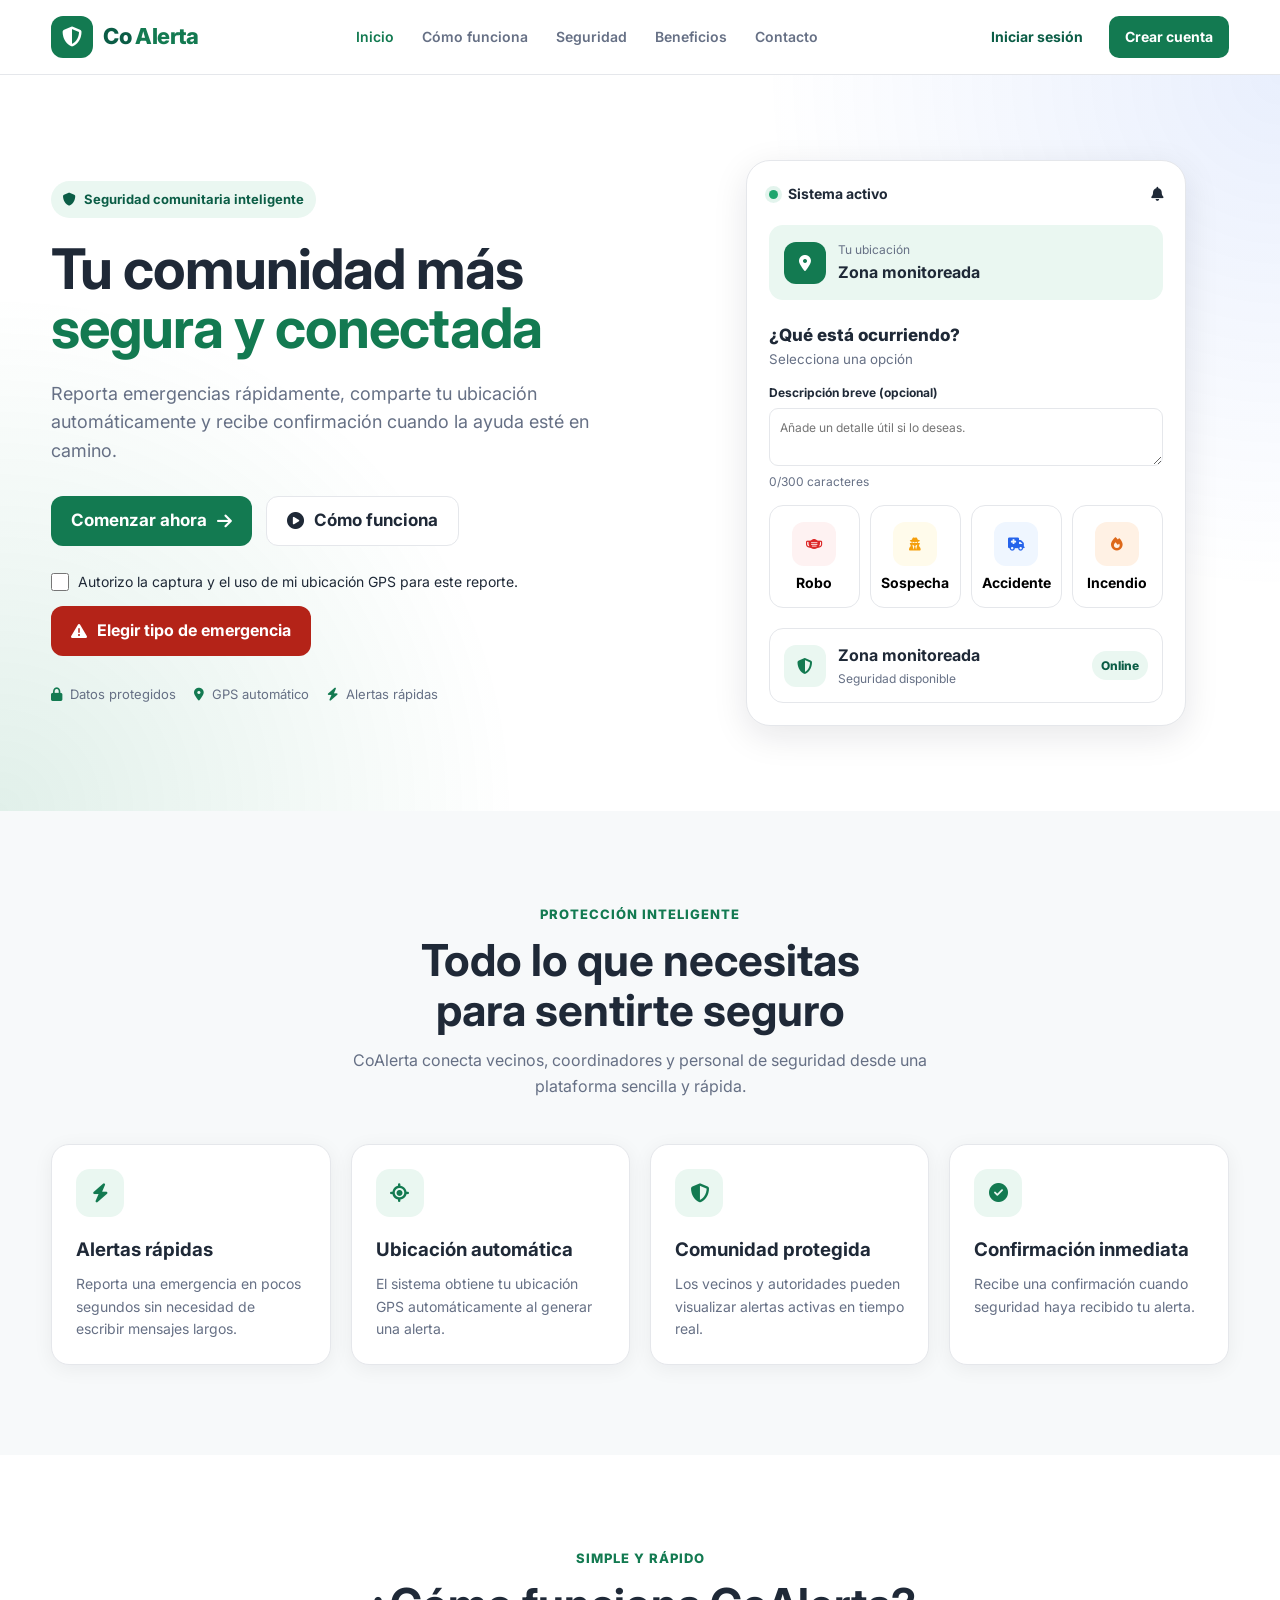
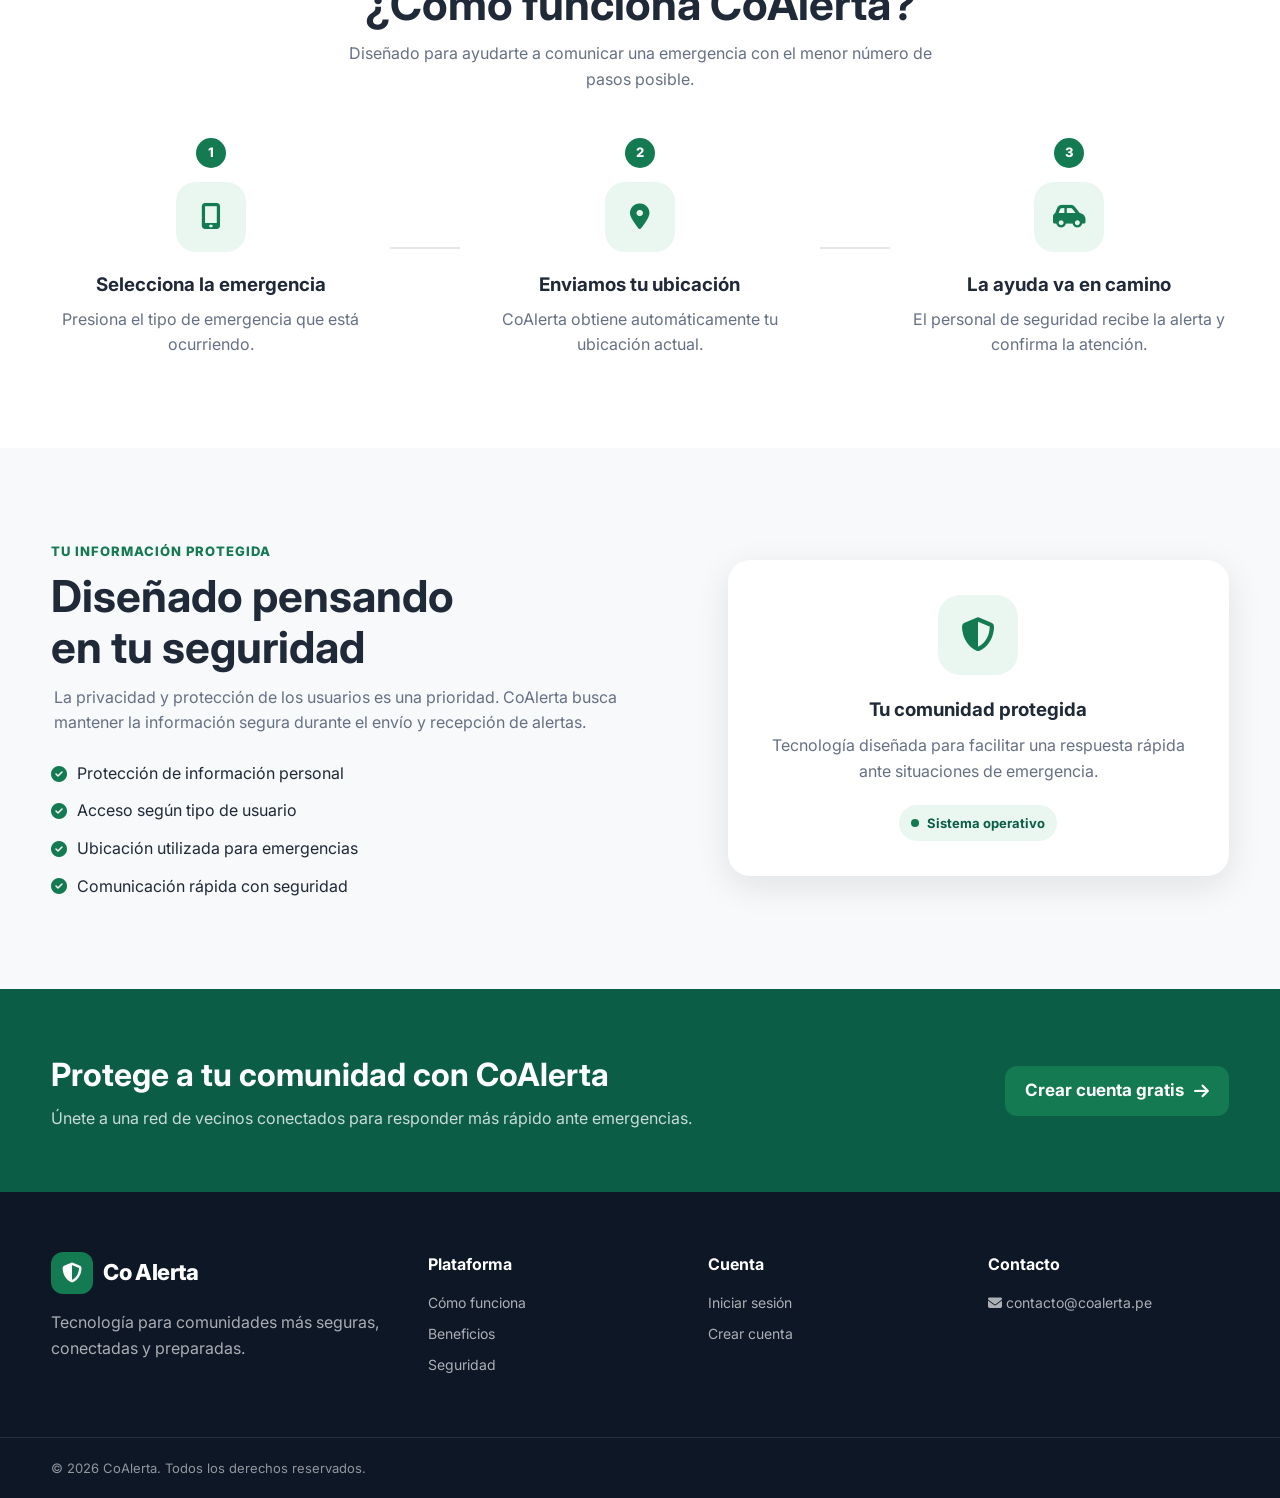
<file: index.html>
<!DOCTYPE html>
<html lang="es">

<head>
    <meta charset="UTF-8">
    <meta name="viewport" content="width=device-width, initial-scale=1.0">
    <title>CoAlerta | Seguridad para tu comunidad</title>
    <link rel="preconnect" href="https://fonts.googleapis.com">
    <link rel="preconnect" href="https://fonts.gstatic.com" crossorigin>
    <link href="https://fonts.googleapis.com/css2?family=Inter:wght@400;500;600;700;800&display=swap" rel="stylesheet">
    <link rel="stylesheet" href="https://cdnjs.cloudflare.com/ajax/libs/font-awesome/6.5.2/css/all.min.css">
    <link rel="icon" type="image/svg+xml" href="assets/svg/logo.svg?v=2">
    <link rel="stylesheet" href="css/estilos.css?v=native-scrollbar-20261125-4">
    <link rel="stylesheet" href="css/index.css?v=fluid-home-type-20261125-3">
    <link rel="stylesheet" href="css/alertas.css?v=hu07-optional-alert-detail-20261107-2">
    <link rel="stylesheet" href="css/responsive.css?v=mobile-type-review-20261125">
    <script src="js/tema.js?v=20261028-auth-theme"></script>
</head>

<body>
    <header class="header">
        <div class="contenedor header-contenido">

            <a href="index.html" class="logo" aria-label="Co Alerta, inicio">
                <div class="logo-icono">
                    <i class="fa-solid fa-shield-halved"></i>
                </div>

                <div class="logo-texto">
                    <span class="logo-co">Co</span>
                    <span class="logo-alerta">Alerta</span>
                </div>
            </a>

            <nav class="menu">
                <a href="index.html" class="activo"> Inicio </a>
                <a href="#como-funciona"> Cómo funciona </a>
                <a href="#seguridad"> Seguridad </a>
                <a href="#beneficios"> Beneficios </a>
                <a href="#contacto"> Contacto</a>
            </nav>

            <div class="header-botones">
                <a href="pages/login.html" class="btn-login"> Iniciar sesión </a>
                <a href="pages/registro.html" class="btn-registro"> Crear cuenta </a>
            </div>

            <button class="menu-mobile" id="btnMenu" type="button" aria-label="Abrir menú" aria-expanded="false"
                aria-controls="menuMobile">
                <i class="fa-solid fa-bars"></i>
            </button>
        </div>

        <nav class="menu-mobile-contenido" id="menuMobile" aria-label="Menú principal móvil">
            <a href="index.html"> Inicio </a>
            <a href="#como-funciona"> Cómo funciona </a>
            <a href="#seguridad"> Seguridad </a>
            <a href="#beneficios"> Beneficios </a>
            <a href="#contacto"> Contacto </a>
            <a href="pages/login.html"> Iniciar sesión </a>
            <a href="pages/registro.html" class="mobile-registro">
                Crear cuenta
            </a>
        </nav>
    </header>

    <main>
        <section class="hero">
            <div class="contenedor hero-contenido">
                <div class="hero-texto">
                    <div class="etiqueta">
                        <i class="fa-solid fa-shield"></i>
                        Seguridad comunitaria inteligente
                    </div>

                    <h1>
                        Tu comunidad más
                        <span> segura y conectada </span>
                    </h1>

                    <p>
                        Reporta emergencias rápidamente,
                        comparte tu ubicación automáticamente
                        y recibe confirmación cuando la ayuda
                        esté en camino.
                    </p>

                    <div class="hero-botones">
                        <a href="pages/registro.html" class="btn-principal">
                            Comenzar ahora
                            <i class="fa-solid fa-arrow-right"></i>
                        </a>

                        <a href="#como-funciona" class="btn-secundario">
                            <i class="fa-solid fa-circle-play"></i>
                            Cómo funciona
                        </a>
                        <label class="consentimiento-gps" for="consentimientoGPS">
                            <input type="checkbox" id="consentimientoGPS">
                            <span>Autorizo la captura y el uso de mi ubicación GPS para este reporte.</span>
                        </label>
                        <button class="btn-emergencia-directa" type="button" id="btnEmergenciaAnonima">
                            <i class="fa-solid fa-triangle-exclamation" aria-hidden="true"></i>
                            Elegir tipo de emergencia
                        </button>
                    </div>

                    <div class="hero-seguridad">
                        <div class="seguridad-item">
                            <i class="fa-solid fa-lock"></i>
                            <span> Datos protegidos </span>
                        </div>

                        <div class="seguridad-item">
                            <i class="fa-solid fa-location-dot"></i>
                            <span> GPS automático </span>

                        </div>

                        <div class="seguridad-item">
                            <i class="fa-solid fa-bolt"></i>
                            <span> Alertas rápidas </span>
                        </div>
                    </div>
                </div>

                <div class="hero-panel">
                    <div class="panel-app">

                        <div class="panel-header">
                            <div>
                                <span class="estado-punto"></span>
                                Sistema activo
                            </div>
                            <i class="fa-solid fa-bell"></i>
                        </div>

                        <div class="ubicacion-card">
                            <div class="ubicacion-icono">
                                <i class="fa-solid fa-location-dot"></i>
                            </div>

                            <div>
                                <span class="ubicacion-titulo">
                                    Tu ubicación
                                </span>
                                <strong> Zona monitoreada </strong>
                            </div>
                        </div>

                        <div class="emergencia-titulo">
                            <span> ¿Qué está ocurriendo? </span>
                            <small> Selecciona una opción </small>
                        </div>

                        <div class="descripcion-alerta-opcional">
                            <label for="detalleEmergenciaAnonima">Descripción breve (opcional)</label>
                            <textarea id="detalleEmergenciaAnonima" rows="2" maxlength="300"
                                placeholder="Añade un detalle útil si lo deseas."></textarea>
                            <small><span id="contadorDetalleEmergenciaAnonima">0</span>/300 caracteres</small>
                        </div>

                        <div class="alertas-grid">
                            <button class="alerta-card robo" type="button" data-emergencia="robo">
                                <div class="alerta-icono">
                                    <i class="fa-solid fa-mask-face"></i>
                                </div>
                                <span>Robo</span>
                            </button>

                            <button class="alerta-card sospechoso" type="button" data-emergencia="sospecha">
                                <div class="alerta-icono">
                                    <i class="fa-solid fa-user-secret"></i>
                                </div>
                                <span>Sospecha</span>
                            </button>

                            <button class="alerta-card accidente" type="button" data-emergencia="accidente">
                                <div class="alerta-icono">
                                    <i class="fa-solid fa-truck-medical"></i>
                                </div>
                                <span>Accidente</span>
                            </button>

                            <button class="alerta-card incendio" type="button" data-emergencia="incendio">
                                <div class="alerta-icono">
                                    <i class="fa-solid fa-fire" aria-hidden="true"></i>
                                </div>
                                <span>Incendio</span>
                            </button>
                        </div>
                        <section class="confirmacion-cuenta-regresiva" id="confirmacionCuentaRegresivaAnonima"
                            aria-live="assertive" hidden>
                            <strong id="cuentaRegresivaNumeroAnonima">3</strong>
                            <p>Enviando alerta en</p>
                            <div class="cuenta-regresiva-barra">
                                <span id="cuentaRegresivaProgresoAnonima"></span>
                            </div>
                            <button type="button" class="btn-cancelar-alerta"
                                id="btnCancelarAlertaAnonima">CANCELAR</button>
                        </section>
                        <p class="estado-envio-alerta estado-emergencia-directa" id="estadoEmergenciaAnonima"
                            role="status" aria-live="polite" hidden></p>

                        <div class="zona-segura">
                            <div class="zona-icono">
                                <i class="fa-solid fa-shield-halved"></i>
                            </div>

                            <div>
                                <strong> Zona monitoreada </strong>
                                <span> Seguridad disponible </span>
                            </div>

                            <div class="estado-online">
                                Online
                            </div>
                        </div>
                    </div>
                </div>
            </div>
        </section>

        <section class="beneficios" id="beneficios">
            <div class="contenedor">
                <div class="titulo-seccion">
                    <span> Protección inteligente </span>
                    <h2> Todo lo que necesitas para sentirte seguro </h2>

                    <p>
                        CoAlerta conecta vecinos, coordinadores
                        y personal de seguridad desde una
                        plataforma sencilla y rápida.
                    </p>
                </div>

                <div class="beneficios-grid">
                    <article class="beneficio-card">
                        <div class="beneficio-icono">
                            <i class="fa-solid fa-bolt"></i>
                        </div>
                        <h3> Alertas rápidas </h3>

                        <p>
                            Reporta una emergencia en pocos
                            segundos sin necesidad de escribir
                            mensajes largos.
                        </p>
                    </article>

                    <article class="beneficio-card">
                        <div class="beneficio-icono">
                            <i class="fa-solid fa-location-crosshairs"></i>
                        </div>

                        <h3> Ubicación automática </h3>

                        <p>
                            El sistema obtiene tu ubicación GPS
                            automáticamente al generar una alerta.
                        </p>
                    </article>

                    <article class="beneficio-card">
                        <div class="beneficio-icono">
                            <i class="fa-solid fa-shield-halved"></i>
                        </div>
                        <h3> Comunidad protegida </h3>

                        <p>
                            Los vecinos y autoridades pueden
                            visualizar alertas activas en tiempo real.
                        </p>
                    </article>

                    <article class="beneficio-card">
                        <div class="beneficio-icono">
                            <i class="fa-solid fa-circle-check"></i>
                        </div>
                        <h3> Confirmación inmediata </h3>

                        <p>
                            Recibe una confirmación cuando
                            seguridad haya recibido tu alerta.
                        </p>
                    </article>
                </div>
            </div>
        </section>

        <section class="como-funciona" id="como-funciona">
            <div class="contenedor">
                <div class="titulo-seccion">
                    <span> Simple y rápido </span>
                    <h2> ¿Cómo funciona CoAlerta? </h2>

                    <p>
                        Diseñado para ayudarte a comunicar
                        una emergencia con el menor número
                        de pasos posible.
                    </p>
                </div>

                <div class="pasos">

                    <div class="paso">
                        <div class="paso-numero">
                            1
                        </div>

                        <div class="paso-icono">
                            <i class="fa-solid fa-mobile-screen-button"></i>
                        </div>

                        <h3> Selecciona la emergencia </h3>

                        <p>
                            Presiona el tipo de emergencia
                            que está ocurriendo.
                        </p>
                    </div>

                    <div class="paso-linea"></div>

                    <div class="paso">
                        <div class="paso-numero">
                            2
                        </div>

                        <div class="paso-icono">
                            <i class="fa-solid fa-location-dot"></i>
                        </div>

                        <h3> Enviamos tu ubicación </h3>

                        <p>
                            CoAlerta obtiene automáticamente
                            tu ubicación actual.
                        </p>
                    </div>

                    <div class="paso-linea"></div>

                    <div class="paso">
                        <div class="paso-numero">
                            3
                        </div>

                        <div class="paso-icono">
                            <i class="fa-solid fa-car-side"></i>
                        </div>

                        <h3> La ayuda va en camino </h3>

                        <p>
                            El personal de seguridad recibe
                            la alerta y confirma la atención.
                        </p>
                    </div>
                </div>
            </div>
        </section>

        <section class="seguridad" id="seguridad">
            <div class="contenedor seguridad-contenido">
                <div class="seguridad-info">
                    <span class="subtitulo">
                        Tu información protegida
                    </span>

                    <h2> Diseñado pensando en tu seguridad </h2>

                    <p>
                        La privacidad y protección de los usuarios
                        es una prioridad. CoAlerta busca mantener
                        la información segura durante el envío
                        y recepción de alertas.
                    </p>

                    <div class="seguridad-lista">
                        <div>
                            <i class="fa-solid fa-circle-check"></i>
                            <span> Protección de información personal </span>
                        </div>

                        <div>
                            <i class="fa-solid fa-circle-check"></i>
                            <span> Acceso según tipo de usuario </span>
                        </div>

                        <div>
                            <i class="fa-solid fa-circle-check"></i>
                            <span> Ubicación utilizada para emergencias </span>
                        </div>

                        <div>
                            <i class="fa-solid fa-circle-check"></i>
                            <span> Comunicación rápida con seguridad </span>
                        </div>
                    </div>
                </div>

                <div class="seguridad-card">
                    <div class="escudo-grande">
                        <i class="fa-solid fa-shield-halved"></i>
                    </div>
                    <h3> Tu comunidad protegida </h3>

                    <p>
                        Tecnología diseñada para facilitar
                        una respuesta rápida ante situaciones
                        de emergencia.
                    </p>

                    <div class="seguridad-status">
                        <span></span>
                        Sistema operativo
                    </div>
                </div>
            </div>
        </section>

        <section class="cta">
            <div class="contenedor cta-contenido">
                <div>
                    <h2> Protege a tu comunidad con CoAlerta </h2>
                    <p>
                        Únete a una red de vecinos conectados
                        para responder más rápido ante emergencias.
                    </p>
                </div>

                <a href="pages/registro.html" class="btn-cta">
                    Crear cuenta gratis
                    <i class="fa-solid fa-arrow-right"></i>
                </a>
            </div>
        </section>
    </main>

    <footer class="footer" id="contacto">
        <div class="contenedor footer-grid">
            <div class="footer-marca">
                <a href="index.html" class="logo" aria-label="Co Alerta, inicio">

                    <div class="logo-icono">
                        <i class="fa-solid fa-shield-halved"></i>
                    </div>
                    <div class="logo-texto">
                        <span class="logo-co">Co</span>
                        <span class="logo-alerta">Alerta</span>
                    </div>
                </a>
                <p>
                    Tecnología para comunidades más
                    seguras, conectadas y preparadas.
                </p>
            </div>

            <div class="footer-columna">
                <h4> Plataforma </h4>
                <a href="#como-funciona"> Cómo funciona</a>
                <a href="#beneficios">Beneficios</a>
                <a href="#seguridad">Seguridad</a>
            </div>

            <div class="footer-columna">
                <h4> Cuenta </h4>
                <a href="pages/login.html">Iniciar sesión</a>
                <a href="pages/registro.html">Crear cuenta</a>
            </div>

            <div class="footer-columna">
                <h4> Contacto </h4>

                <a href="mailto:contacto@coalerta.pe">
                    <i class="fa-solid fa-envelope"></i>
                    contacto@coalerta.pe
                </a>
            </div>
        </div>

        <div class="footer-bottom">
            <div class="contenedor">
                <p> © 2026 CoAlerta. Todos los derechos reservados. </p>
            </div>
        </div>
    </footer>
    <script src="js/menu-mobile.js"></script>
    <script src="js/ubicacion.js?v=shared-distance-utils-20261111"></script>
    <script src="js/emergency-report.js?v=allow-approximate-alert-gps-20261113"></script>
</body>

</html>
</file>
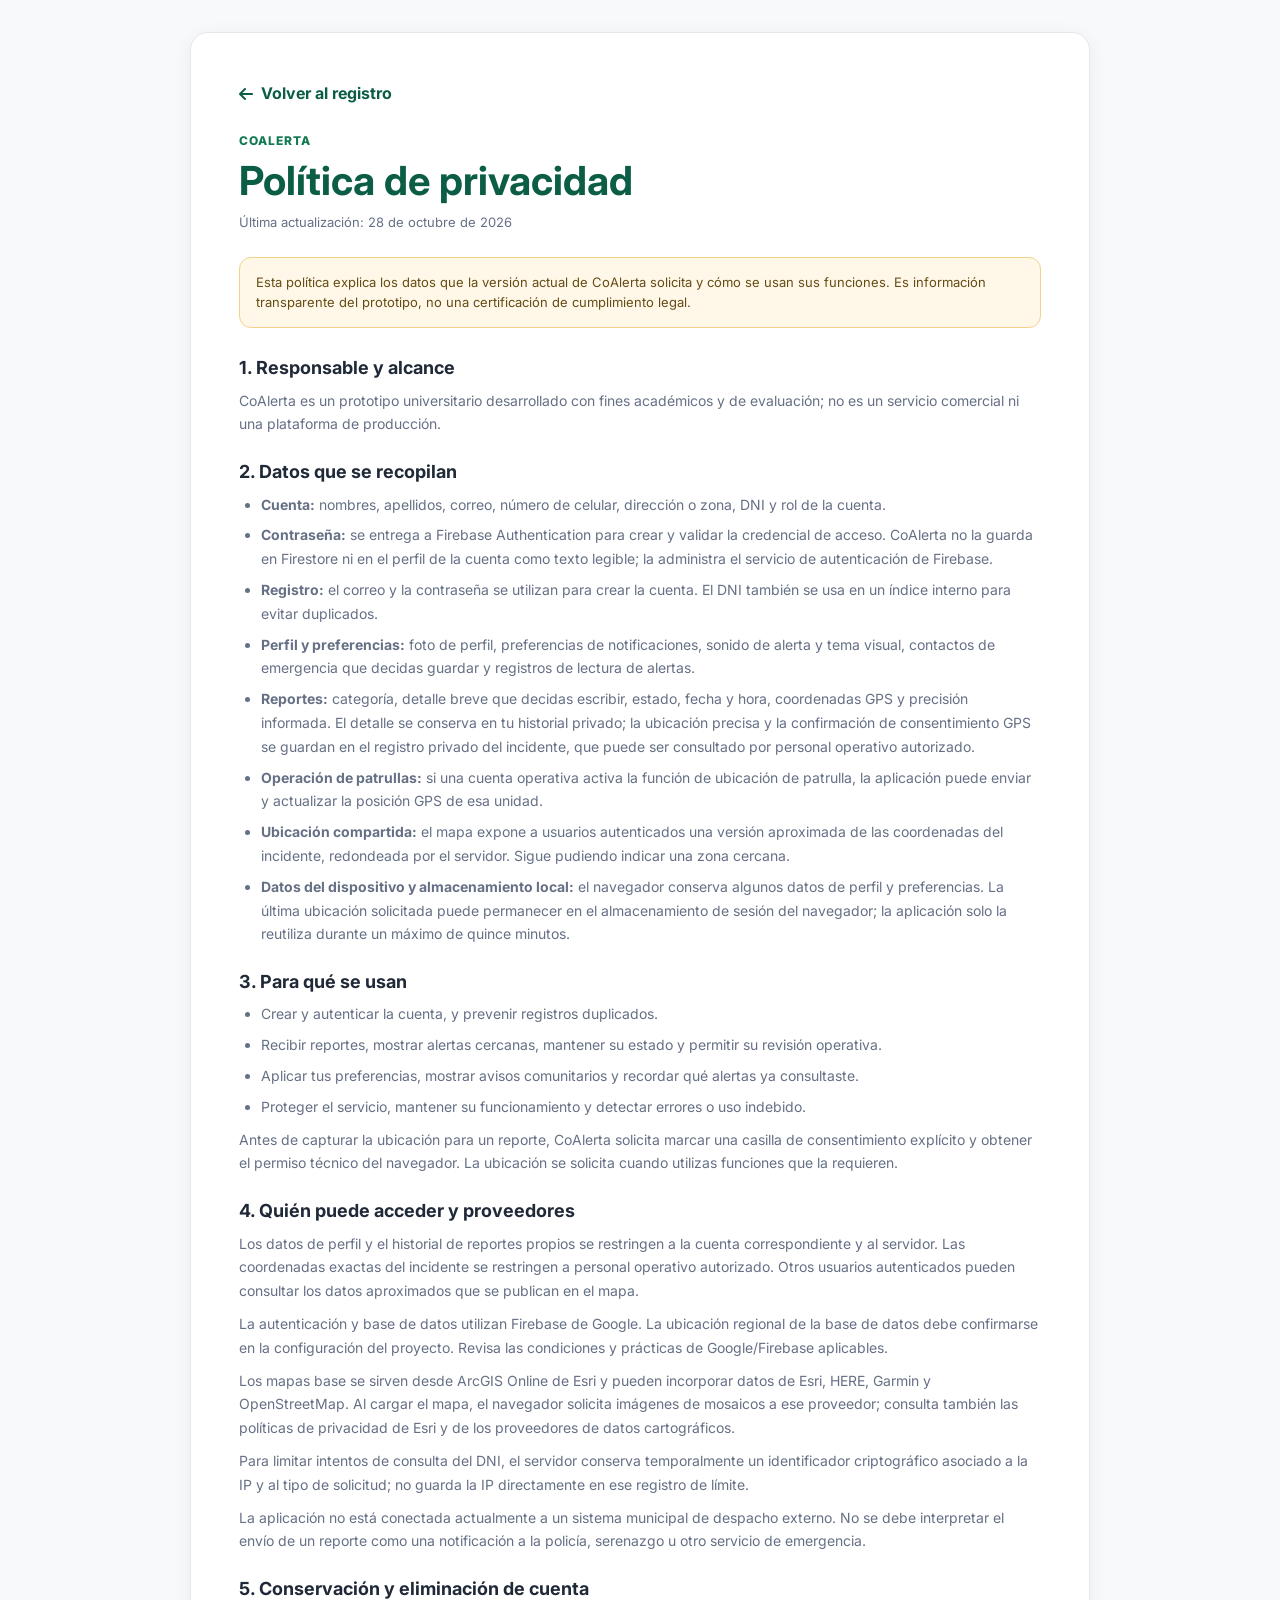
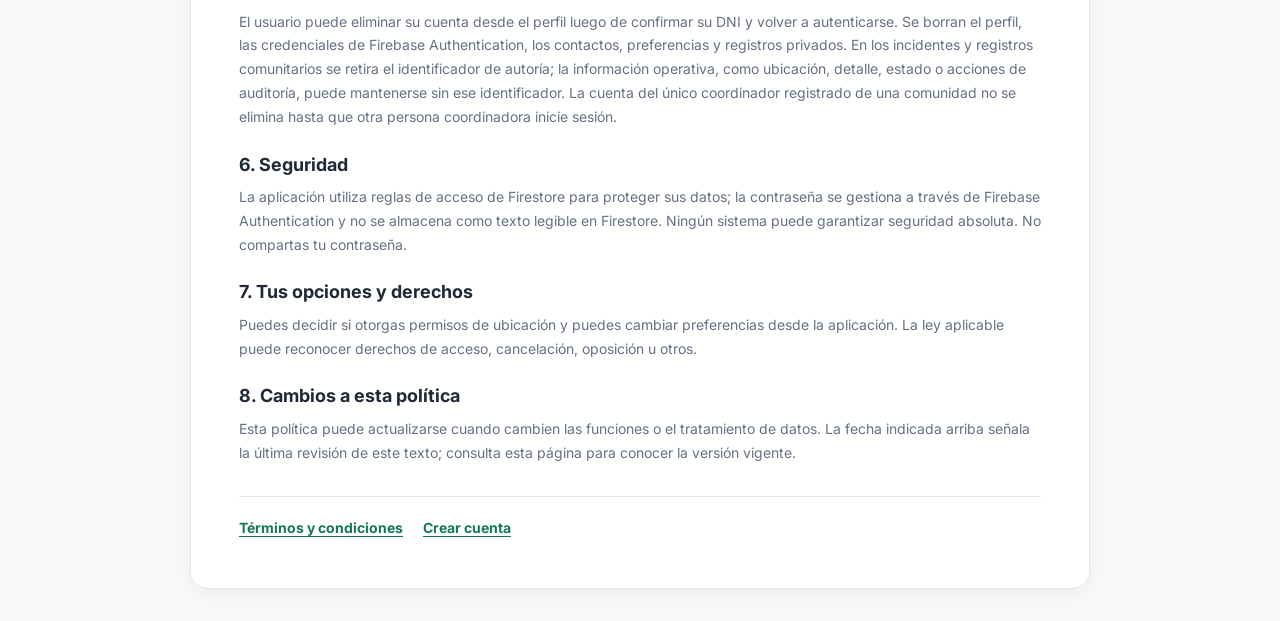
<file: pages/privacidad.html>
<!DOCTYPE html>
<html lang="es">

<head>
    <meta charset="UTF-8">
    <meta name="viewport" content="width=device-width, initial-scale=1.0">
    <meta name="theme-color" content="#168A5B">
    <title>Política de privacidad | CoAlerta</title>
    <link rel="preconnect" href="https://fonts.googleapis.com">
    <link rel="preconnect" href="https://fonts.gstatic.com" crossorigin>
    <link href="https://fonts.googleapis.com/css2?family=Inter:wght@400;500;600;700;800&display=swap" rel="stylesheet">
    <link rel="stylesheet" href="https://cdnjs.cloudflare.com/ajax/libs/font-awesome/6.5.2/css/all.min.css">
    <link rel="icon" type="image/svg+xml" href="../assets/svg/logo.svg?v=2">
    <link rel="stylesheet" href="../css/estilos.css?v=native-scrollbar-20261125-4">
    <link rel="stylesheet" href="../css/legal.css">
</head>

<body class="pagina-legal">
    <main class="legal-contenedor">
        <a class="legal-volver" href="registro.html"><i class="fa-solid fa-arrow-left" aria-hidden="true"></i> Volver al
            registro</a>
        <p class="legal-etiqueta">CoAlerta</p>
        <h1>Política de privacidad</h1>
        <p class="legal-actualizacion">Última actualización: 28 de octubre de 2026</p>

        <div class="legal-nota">
            Esta política explica los datos que la versión actual de CoAlerta solicita y cómo se usan sus funciones. Es
            información transparente del prototipo, no una certificación de cumplimiento legal.
        </div>

        <div class="legal-secciones">
            <section>
                <h2>1. Responsable y alcance</h2>
                <p>CoAlerta es un prototipo universitario desarrollado con fines académicos y de evaluación; no es un
                    servicio comercial ni una plataforma de producción.</p>
            </section>

            <section>
                <h2>2. Datos que se recopilan</h2>
                <ul>
                    <li><strong>Cuenta:</strong> nombres, apellidos, correo, número de celular, dirección o zona, DNI y
                        rol de la cuenta.</li>
                    <li><strong>Contraseña:</strong> se entrega a Firebase Authentication para crear y validar la
                        credencial de acceso. CoAlerta no la guarda en Firestore ni en el perfil de la cuenta como texto
                        legible; la administra el servicio de autenticación de Firebase.</li>
                    <li><strong>Registro:</strong> el correo y la contraseña se utilizan para crear la cuenta. El DNI
                        también se usa en un índice interno para evitar duplicados.</li>
                    <li><strong>Perfil y preferencias:</strong> foto de perfil, preferencias de notificaciones, sonido
                        de alerta y tema visual, contactos de emergencia que decidas guardar y registros de lectura de
                        alertas.</li>
                    <li><strong>Reportes:</strong> categoría, detalle breve que decidas escribir, estado, fecha y hora,
                        coordenadas GPS y precisión informada. El detalle se conserva en tu historial privado; la
                        ubicación precisa y la confirmación de consentimiento GPS se guardan en el registro privado del
                        incidente, que puede ser consultado por personal operativo autorizado.</li>
                    <li><strong>Operación de patrullas:</strong> si una cuenta operativa activa la función de ubicación
                        de patrulla, la aplicación puede enviar y actualizar la posición GPS de esa unidad.</li>
                    <li><strong>Ubicación compartida:</strong> el mapa expone a usuarios autenticados una versión
                        aproximada de las coordenadas del incidente, redondeada por el servidor. Sigue pudiendo indicar
                        una zona cercana.</li>
                    <li><strong>Datos del dispositivo y almacenamiento local:</strong> el navegador conserva algunos
                        datos de perfil y preferencias. La última ubicación solicitada puede permanecer en el
                        almacenamiento de sesión del navegador; la aplicación solo la reutiliza durante un máximo de
                        quince minutos.</li>
                </ul>
            </section>

            <section>
                <h2>3. Para qué se usan</h2>
                <ul>
                    <li>Crear y autenticar la cuenta, y prevenir registros duplicados.</li>
                    <li>Recibir reportes, mostrar alertas cercanas, mantener su estado y permitir su revisión operativa.
                    </li>
                    <li>Aplicar tus preferencias, mostrar avisos comunitarios y recordar qué alertas ya consultaste.
                    </li>
                    <li>Proteger el servicio, mantener su funcionamiento y detectar errores o uso indebido.</li>
                </ul>
                <p>Antes de capturar la ubicación para un reporte, CoAlerta solicita marcar una casilla de consentimiento
                    explícito y obtener el permiso técnico del navegador. La ubicación se solicita cuando utilizas
                    funciones que la requieren.</p>
            </section>

            <section>
                <h2>4. Quién puede acceder y proveedores</h2>
                <p>Los datos de perfil y el historial de reportes propios se restringen a la cuenta correspondiente y al
                    servidor. Las coordenadas exactas del incidente se restringen a personal operativo autorizado. Otros
                    usuarios autenticados pueden consultar los datos aproximados que se publican en el mapa.</p>
                <p>La autenticación y base de datos utilizan Firebase de Google. La ubicación regional de la base de
                    datos debe confirmarse en la configuración del proyecto. Revisa las condiciones y prácticas de
                    Google/Firebase aplicables.</p>
                <p>Los mapas base se sirven desde ArcGIS Online de Esri y pueden incorporar datos de Esri, HERE, Garmin
                    y OpenStreetMap. Al cargar el mapa, el navegador solicita imágenes de mosaicos a ese proveedor;
                    consulta también las políticas de privacidad de Esri y de los proveedores de datos cartográficos.
                </p>
                <p>Para limitar intentos de consulta del DNI, el servidor conserva temporalmente un identificador
                    criptográfico asociado a la IP y al tipo de solicitud; no guarda la IP directamente en ese registro
                    de límite.</p>
                <p>La aplicación no está conectada actualmente a un sistema municipal de despacho externo. No se debe
                    interpretar el envío de un reporte como una notificación a la policía, serenazgo u otro servicio de
                    emergencia.</p>
            </section>

            <section>
                <h2>5. Conservación y eliminación de cuenta</h2>
                <p>El usuario puede eliminar su cuenta desde el perfil luego de confirmar su DNI y volver a
                    autenticarse. Se borran el perfil, las credenciales de Firebase Authentication, los contactos,
                    preferencias y registros privados. En los incidentes y registros comunitarios se retira el
                    identificador de autoría; la información operativa, como ubicación, detalle, estado o acciones de
                    auditoría, puede mantenerse sin ese identificador. La cuenta del único coordinador registrado
                    de una comunidad no se elimina hasta que otra persona coordinadora inicie sesión.
                </p>
            </section>

            <section>
                <h2>6. Seguridad</h2>
                <p>La aplicación utiliza reglas de acceso de Firestore para proteger sus datos; la contraseña se
                    gestiona a través de Firebase Authentication y no se almacena como texto legible en Firestore. 
                    Ningún sistema puede garantizar seguridad absoluta. No compartas tu contraseña.</p>
            </section>

            <section>
                <h2>7. Tus opciones y derechos</h2>
                <p>Puedes decidir si otorgas permisos de ubicación y puedes cambiar preferencias desde la aplicación. La
                    ley aplicable puede reconocer derechos de acceso, cancelación, oposición u otros.</p>
            </section>

            <section>
                <h2>8. Cambios a esta política</h2>
                <p>Esta política puede actualizarse cuando cambien las funciones o el tratamiento de datos. La fecha
                    indicada arriba señala la última revisión de este texto; consulta esta página para conocer la
                    versión vigente.</p>
            </section>
        </div>

        <nav class="legal-enlaces" aria-label="Documentos legales">
            <a href="terminos.html">Términos y condiciones</a>
            <a href="registro.html">Crear cuenta</a>
        </nav>
    </main>
</body>

</html>
</file>
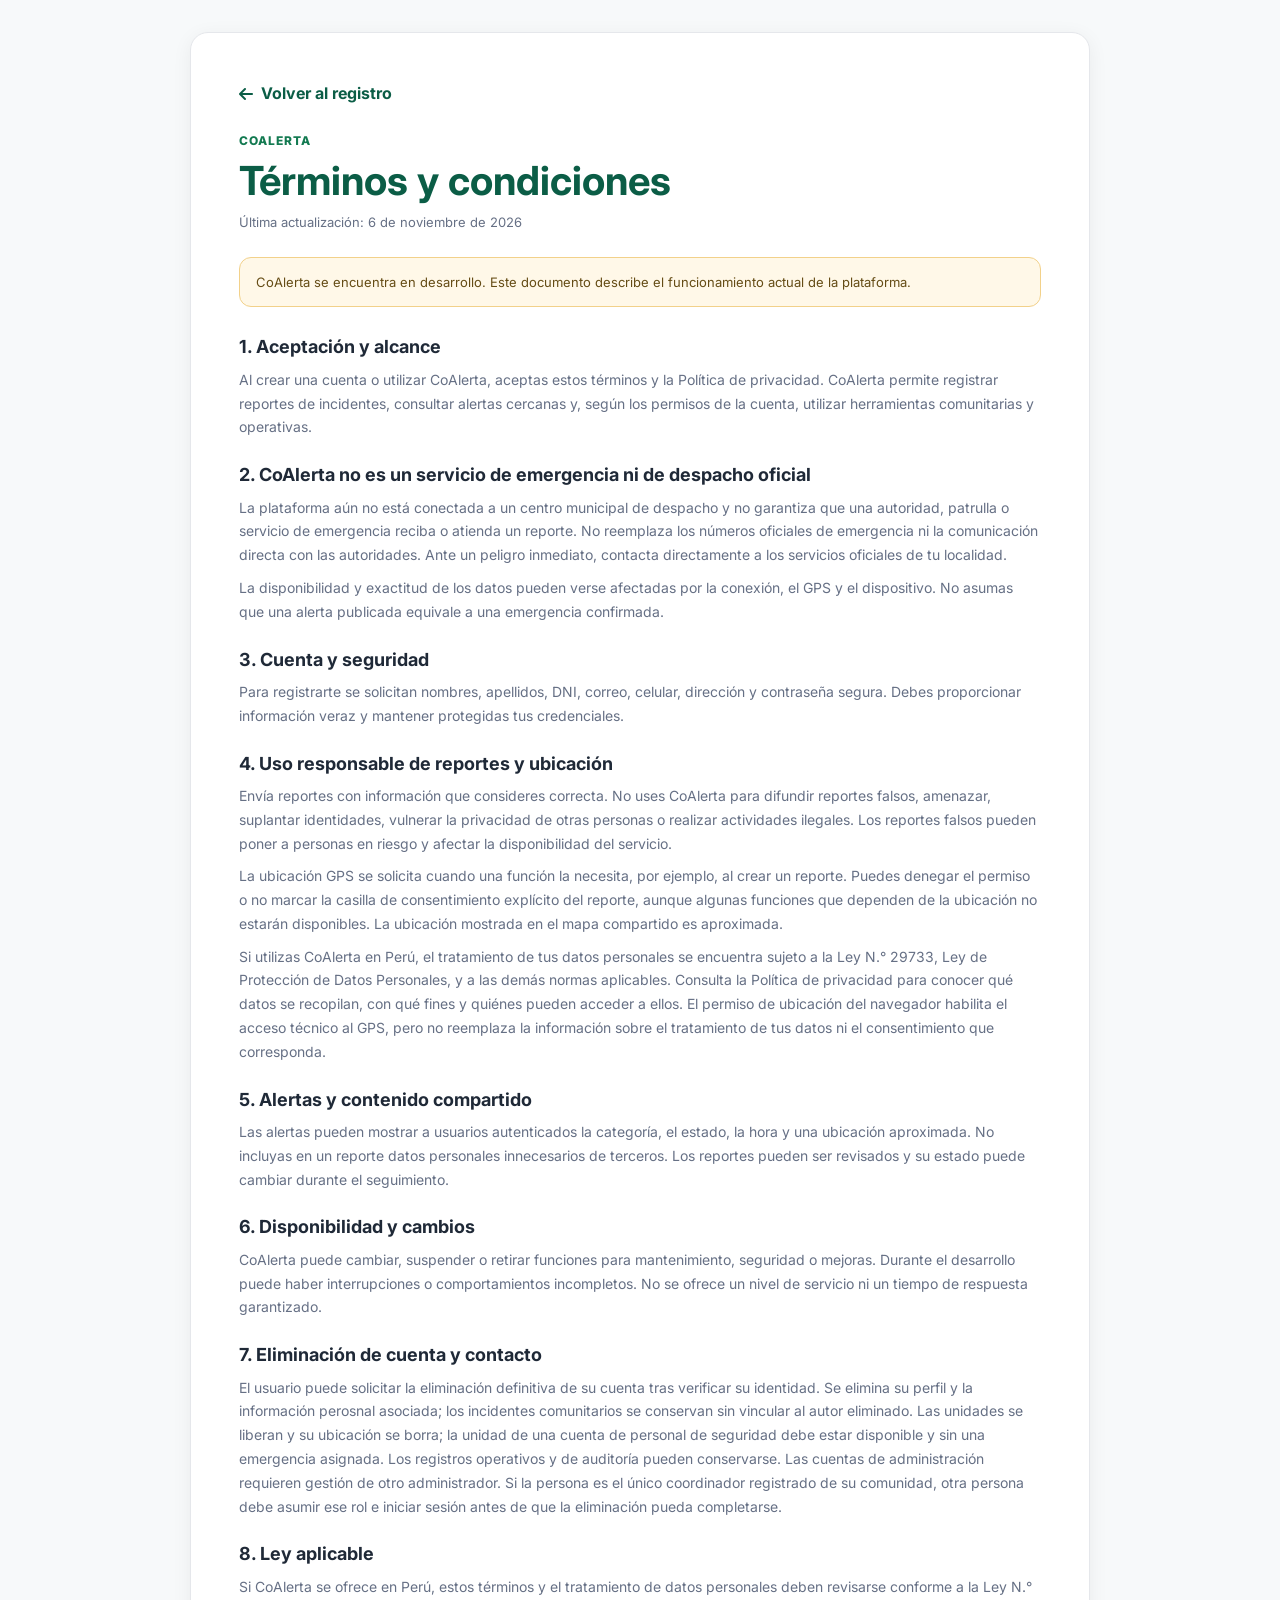
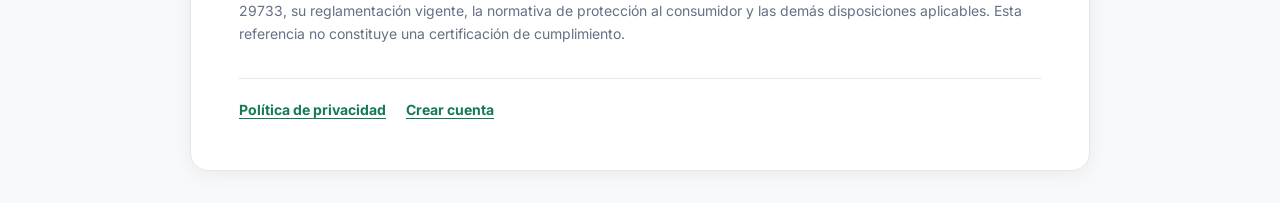
<file: pages/terminos.html>
<!DOCTYPE html>
<html lang="es">

<head>
    <meta charset="UTF-8">
    <meta name="viewport" content="width=device-width, initial-scale=1.0">
    <meta name="theme-color" content="#168A5B">
    <title>Términos y condiciones | CoAlerta</title>
    <link rel="preconnect" href="https://fonts.googleapis.com">
    <link rel="preconnect" href="https://fonts.gstatic.com" crossorigin>
    <link href="https://fonts.googleapis.com/css2?family=Inter:wght@400;500;600;700;800&display=swap" rel="stylesheet">
    <link rel="stylesheet" href="https://cdnjs.cloudflare.com/ajax/libs/font-awesome/6.5.2/css/all.min.css">
    <link rel="icon" type="image/svg+xml" href="../assets/svg/logo.svg?v=2">
    <link rel="stylesheet" href="../css/estilos.css?v=native-scrollbar-20261125-4">
    <link rel="stylesheet" href="../css/legal.css">
</head>

<body class="pagina-legal">
    <main class="legal-contenedor">
        <a class="legal-volver" href="registro.html"><i class="fa-solid fa-arrow-left" aria-hidden="true"></i> Volver al
            registro</a>
        <p class="legal-etiqueta">CoAlerta</p>
        <h1>Términos y condiciones</h1>
        <p class="legal-actualizacion">Última actualización: 6 de noviembre de 2026</p>

        <div class="legal-nota">
            CoAlerta se encuentra en desarrollo. Este documento describe el funcionamiento actual de la plataforma.
        </div>

        <div class="legal-secciones">
            <section>
                <h2>1. Aceptación y alcance</h2>
                <p>Al crear una cuenta o utilizar CoAlerta, aceptas estos términos y la Política de privacidad. CoAlerta
                    permite registrar reportes de incidentes, consultar alertas cercanas y, según los permisos de la
                    cuenta, utilizar herramientas comunitarias y operativas.</p>
            </section>

            <section>
                <h2>2. CoAlerta no es un servicio de emergencia ni de despacho oficial</h2>
                <p>La plataforma aún no está conectada a un centro municipal de despacho y no garantiza que una autoridad,
                    patrulla o servicio de emergencia reciba o atienda un reporte. No reemplaza los números oficiales de
                    emergencia ni la comunicación directa con las autoridades. Ante un peligro inmediato, contacta
                    directamente a los servicios oficiales de tu localidad.</p>
                <p>La disponibilidad y exactitud de los datos pueden verse afectadas por la conexión, el
                    GPS y el dispositivo. No asumas que una alerta publicada equivale a una emergencia confirmada.</p>
            </section>

            <section>
                <h2>3. Cuenta y seguridad</h2>
                <p>Para registrarte se solicitan nombres, apellidos, DNI, correo, celular, dirección y contraseña
                    segura. Debes proporcionar información veraz y mantener protegidas tus credenciales.</p>
            </section>

            <section>
                <h2>4. Uso responsable de reportes y ubicación</h2>
                <p>Envía reportes con información que consideres correcta. No uses CoAlerta para difundir
                    reportes falsos, amenazar, suplantar identidades, vulnerar la privacidad de otras personas o 
                    realizar actividades ilegales. Los reportes falsos pueden poner a personas en riesgo y afectar la 
                    disponibilidad del servicio.</p>
                <p>La ubicación GPS se solicita cuando una función la necesita, por ejemplo, al crear un reporte. Puedes
                    denegar el permiso o no marcar la casilla de consentimiento explícito del reporte, aunque algunas
                    funciones que dependen de la ubicación no estarán disponibles. La ubicación mostrada en el mapa
                    compartido es aproximada.</p>
                <p>Si utilizas CoAlerta en Perú, el tratamiento de tus datos personales se encuentra sujeto a la Ley
                    N.° 29733, Ley de Protección de Datos Personales, y a las demás normas aplicables. Consulta la
                    <a href="privacidad.html">Política de privacidad</a> para conocer qué datos se recopilan, con qué
                    fines y quiénes pueden acceder a ellos. El permiso de ubicación del navegador habilita el acceso
                    técnico al GPS, pero no reemplaza la información sobre el tratamiento de tus datos ni el
                    consentimiento que corresponda.</p>
            </section>

            <section>
                <h2>5. Alertas y contenido compartido</h2>
                <p>Las alertas pueden mostrar a usuarios autenticados la categoría, el estado, la hora y una ubicación
                    aproximada. No incluyas en un reporte datos personales innecesarios de terceros. Los reportes pueden
                    ser revisados y su estado puede cambiar durante el seguimiento.</p>
            </section>

            <section>
                <h2>6. Disponibilidad y cambios</h2>
                <p>CoAlerta puede cambiar, suspender o retirar funciones para mantenimiento, seguridad o mejoras.
                    Durante el desarrollo puede haber interrupciones o comportamientos incompletos. No se ofrece un
                    nivel de servicio ni un tiempo de respuesta garantizado.</p>
            </section>

            <section>
                <h2>7. Eliminación de cuenta y contacto</h2>
                <p>El usuario puede solicitar la eliminación definitiva de su cuenta tras verificar su
                    identidad. Se elimina su perfil y la información perosnal asociada; los incidentes comunitarios 
                    se conservan sin vincular al autor eliminado. Las unidades se liberan y su ubicación se borra;
                    la unidad de una cuenta de personal de seguridad debe estar disponible y sin una emergencia asignada. Los registros
                    operativos y de auditoría pueden conservarse. Las cuentas de administración requieren gestión de otro 
                    administrador. Si la persona es el único coordinador registrado de su comunidad, otra persona debe asumir 
                    ese rol e iniciar sesión antes de que la eliminación pueda completarse.</p>
            </section>

            <section>
                <h2>8. Ley aplicable</h2>
                <p>Si CoAlerta se ofrece en Perú, estos términos y el tratamiento de datos personales deben revisarse
                    conforme a la Ley N.° 29733, su reglamentación vigente, la normativa de protección al consumidor y
                    las demás disposiciones aplicables. Esta referencia no constituye una certificación de
                    cumplimiento.</p>
            </section>
        </div>

        <nav class="legal-enlaces" aria-label="Documentos legales">
            <a href="privacidad.html">Política de privacidad</a>
            <a href="registro.html">Crear cuenta</a>
        </nav>
    </main>
</body>

</html>
</file>
<file: css/estilos.css>
:root {
  --verde-principal: #137a51;
  --verde-oscuro: #0b5d46;
  --verde-medio: #1fa66e;
  --verde-claro: #eaf7f1;

  --azul-principal: #2563eb;
  --azul-claro: #eff6ff;

  --rojo: #dc2626;
  --rojo-claro: #fef2f2;
  --amarillo: #f59e0b;
  --amarillo-claro: #fffbeb;
  --naranja: #dd6819;
  --naranja-claro: #fff1e4;

  --blanco: #ffffff;
  --fondo: #f7f9fa;
  --fondo-2: #f3f6f7;
  --texto: #1f2937;
  --texto-secundario: #667085;
  --texto-claro: #667085;
  --borde: #e5e7eb;
  --borde-oscuro: #d0d5dd;

  --sombra-suave: 0 4px 20px rgba(15, 23, 42, 0.06);
  --sombra: 0 10px 35px rgba(15, 23, 42, 0.1);
  --radio: 14px;
  --radio-grande: 20px;
  --focus-ring: #005fcc;
}

:root[data-theme="dark"] {
  color-scheme: dark;
  --verde-principal: #126844;
  --verde-oscuro: #9ce5bd;
  --verde-medio: #197c54;
  --verde-claro: #1d4334;
  --azul-principal: #a7c7ff;
  --azul-claro: #203858;
  --rojo: #ffb4ae;
  --rojo-claro: #4a292a;
  --amarillo: #ffe08a;
  --amarillo-claro: #4b3b17;
  --naranja: #ffb574;
  --naranja-claro: #4a321f;
  --blanco: #1b282f;
  --fondo: #10191f;
  --fondo-2: #25333a;
  --texto: #f3f6f7;
  --texto-secundario: #c1cbd0;
  --texto-claro: #b6c1c7;
  --borde: #45545d;
  --borde-oscuro: #5b6b74;
  --sombra-suave: 0 4px 20px rgba(0, 0, 0, 0.22);
  --sombra: 0 10px 35px rgba(0, 0, 0, 0.32);
  --focus-ring: #ffe08a;
}

.consentimiento-gps {
  display: flex;
  align-items: flex-start;
  gap: 9px;
  margin-top: 12px;
  color: var(--texto);
  font-size: 14px;
  line-height: 1.45;
  cursor: pointer;
}

.consentimiento-gps input {
  flex: 0 0 auto;
  width: 18px;
  height: 18px;
  margin: 1px 0 0;
  accent-color: var(--verde-principal);
}

* { margin: 0; padding: 0; box-sizing: border-box; }
html { min-height: 100%; overflow-y: auto; scroll-behavior: smooth; }

body {
  min-height: 100vh;
  font-family: "Inter", sans-serif;
  background: var(--fondo);
  color: var(--texto);
  line-height: 1.6;
}

a { text-decoration: none; color: inherit; }

button,
input,
select,
textarea {
  font-family: inherit;
}
button { cursor: pointer; }
img { max-width: 100%; display: block; }

:focus-visible { outline: 3px solid var(--focus-ring); outline-offset: 3px; }
.logo-texto { display: inline-flex; align-items: baseline; gap: 0.2em; }

:root[data-theme="dark"] body,
:root[data-theme="dark"] .header,
:root[data-theme="dark"] .mapa-header,
:root[data-theme="dark"] .perfil-card,
:root[data-theme="dark"] .perfil-resumen-card,
:root[data-theme="dark"] .mapa-card,
:root[data-theme="dark"] .historial-card,
:root[data-theme="dark"] .menu-notificaciones,
:root[data-theme="dark"] .modal-emergencia,
:root[data-theme="dark"] .modal-detalle-alerta {
  background-color: var(--blanco);
  color: var(--texto);
}

:root[data-theme="dark"] body { background-color: var(--fondo); }

:root[data-theme="dark"] .mapa-layout,
:root[data-theme="dark"] .perfil-contenido,
:root[data-theme="dark"] .historial-contenido,
:root[data-theme="dark"] .comunidad-contenido,
:root[data-theme="dark"] .legal-contenedor,
:root[data-theme="dark"] .registro-formulario-seccion,
:root[data-theme="dark"] .login-formulario-seccion {
  background-color: var(--fondo);
  color: var(--texto);
}

:root[data-theme="dark"] .header { background: var(--blanco); }

:root[data-theme="dark"] .logo-alerta { color: #9ce5bd; }

:root[data-theme="dark"] .estado-sistema[data-state="error"],
:root[data-theme="dark"] .estado-sistema[data-state="disconnected"] {
  color: var(--rojo);
}

:root[data-theme="dark"] .estado-sistema[data-state="error"] .estado-punto,
:root[data-theme="dark"]
  .estado-sistema[data-state="disconnected"]
  .estado-punto {
  background: var(--rojo);
}

:root[data-theme="dark"] input,
:root[data-theme="dark"] select,
:root[data-theme="dark"] textarea {
  border-color: var(--borde);
  background-color: var(--fondo-2);
  color: var(--texto);
}

:root[data-theme="dark"] input::placeholder,
:root[data-theme="dark"] textarea::placeholder {
  color: var(--texto-claro);
  opacity: 1;
}

:root[data-theme="dark"] .boton-header,
:root[data-theme="dark"] .opcion-cuenta,
:root[data-theme="dark"] .btn-cerrar-detalle {
  background-color: var(--blanco);
  color: var(--texto);
}

:root[data-theme="dark"] .central-panel,
:root[data-theme="dark"] .central-alerta,
:root[data-theme="dark"] .central-panel select,
:root[data-theme="dark"] .central-panel input {
  background-color: var(--blanco);
  color: var(--texto);
  border-color: var(--borde);
}

:root[data-theme="dark"] .central-main,
:root[data-theme="dark"] .pagina-central,
:root[data-theme="dark"] .central-alertas-lista {
  background-color: var(--fondo);
  color: var(--texto);
}

:root[data-theme="dark"] .perfil-card-icono,
:root[data-theme="dark"] .preferencia-icono,
:root[data-theme="dark"] .opcion-cuenta > div > i,
:root[data-theme="dark"] .perfil-avatar-grande,
:root[data-theme="dark"] .perfil-resumen-info i {
  color: #9ce5bd;
}

:root[data-theme="dark"] .btn-guardar-cambios,
:root[data-theme="dark"] .btn-cambiar-password,
:root[data-theme="dark"] .btn-ver-ubicacion,
:root[data-theme="dark"] .btn-principal,
:root[data-theme="dark"] .btn-registro,
:root[data-theme="dark"] .boton-emergencia-flotante {
  color: #ffffff;
}

:root[data-theme="dark"] .slider::before { background: #f3f6f7; }

:root[data-theme="dark"] .perfil-rol,
:root[data-theme="dark"] .perfil-verificado {
  color: #b6f0ce;
}

:root[data-theme="dark"] .preferencia-info span,
:root[data-theme="dark"] .perfil-formulario > .campo-ayuda,
:root[data-theme="dark"] .campo-ayuda {
  color: var(--texto-secundario);
}

.header {
  position: sticky;
  top: 0;
  z-index: 1000;
  background: rgba(255, 255, 255, 0.95);
  backdrop-filter: blur(10px);
  border-bottom: 1px solid var(--borde);
}

.header-contenido {
  min-height: 74px;
  display: flex;
  align-items: center;
  justify-content: space-between;
  gap: 30px;
}

.logo { display: flex; align-items: center; gap: 10px; font-weight: 800; }

.logo-icono {
  width: 42px;
  height: 42px;
  border-radius: 12px;
  background: var(--verde-principal);
  color: var(--blanco);
  display: flex;
  align-items: center;
  justify-content: center;
  font-size: 20px;
}

.logo-texto { font-size: 22px; letter-spacing: -0.6px; }
.logo-co { color: var(--verde-oscuro); }
.logo-alerta { color: var(--verde-principal); }

.hero {
  padding: 85px 0;
  background:
    radial-gradient(
      circle at top right,
      rgba(37, 99, 235, 0.1),
      transparent 35%
    ),
    radial-gradient(
      circle at bottom left,
      rgba(22, 138, 91, 0.13),
      transparent 35%
    ),
    var(--blanco);
}

.hero-contenido {
  display: grid;
  grid-template-columns: 1.05fr 0.95fr;
  align-items: center;
  gap: 70px;
}

.etiqueta {
  display: inline-flex;
  align-items: center;
  gap: 8px;
  padding: 8px 12px;
  border-radius: 999px;
  background: var(--verde-claro);
  color: var(--verde-oscuro);
  font-size: 13px;
  font-weight: 700;
}

.hero-texto h1 {
  font-size: clamp(42px, 6vw, 68px);
  line-height: 1.05;
  letter-spacing: -2px;
  margin-top: 22px;
}

.hero-texto h1 span { color: var(--verde-principal); }
.hero-texto p {
  margin-top: 22px;
  max-width: 640px;
  font-size: 18px;
  color: var(--texto-secundario);
}

.hero-botones { display: flex; flex-wrap: wrap; gap: 14px; margin-top: 30px; }

.btn-principal,
.btn-secundario,
.btn-cta {
  min-height: 50px;
  display: inline-flex;
  align-items: center;
  justify-content: center;
  gap: 10px;
  padding: 0 20px;
  border-radius: 12px;
  font-weight: 700;
}

.btn-principal,
.btn-cta {
  background: var(--verde-principal);
  color: var(--blanco);
}

.btn-principal:hover,
.btn-cta:hover {
  background: var(--verde-oscuro);
}
.btn-secundario { border: 1px solid var(--borde); background: var(--blanco); }

.beneficios,
.como-funciona,
.seguridad {
  padding: 90px 0;
}

.beneficios { background: var(--fondo); }
.como-funciona { background: var(--blanco); }
.seguridad { background: var(--fondo); }

.titulo-seccion { max-width: 720px; margin: 0 auto 45px; text-align: center; }

.titulo-seccion > span,
.subtitulo {
  color: var(--verde-principal);
  font-size: 13px;
  font-weight: 800;
  text-transform: uppercase;
  letter-spacing: 1px;
}

.titulo-seccion h2,
.seguridad-info h2 {
  margin-top: 8px;
  font-size: clamp(30px, 5vw, 44px);
  line-height: 1.15;
}

.titulo-seccion p,
.seguridad-info > p {
  margin-top: 12px;
  color: var(--texto-secundario);
}

.footer { background: #0e1726; color: var(--blanco); }

.footer-grid {
  padding: 60px 0;
  display: grid;
  grid-template-columns: 1.4fr 1fr 1fr 1fr;
  gap: 40px;
}

.footer .logo-co,
.footer .logo-alerta {
  color: var(--blanco);
}

.footer-marca p {
  margin-top: 16px;
  max-width: 330px;
  color: rgba(255, 255, 255, 0.65);
}

.footer-columna { display: flex; flex-direction: column; gap: 9px; }
.footer-columna h4 { margin-bottom: 5px; }
.footer-columna a { font-size: 14px; color: rgba(255, 255, 255, 0.66); }

.footer-bottom {
  border-top: 1px solid rgba(255, 255, 255, 0.1);
  padding: 20px 0;
  color: rgba(255, 255, 255, 0.55);
  font-size: 13px;
}

.grupo-formulario { display: grid; gap: 7px; }
.grupo-formulario label { font-size: 13px; font-weight: 700; }
.input-con-icono { position: relative; }

.input-con-icono > i {
  position: absolute;
  left: 15px;
  top: 50%;
  transform: translateY(-50%);
  color: var(--texto-claro);
}

.input-con-icono input,
.input-con-icono select {
  width: 100%;
  min-height: 50px;
  border: 1px solid var(--borde);
  border-radius: 12px;
  background: var(--blanco);
  padding: 0 15px 0 44px;
  color: var(--texto);
  outline: none;
  transition: 0.2s;
}

.input-con-icono input:focus,
.input-con-icono select:focus {
  border-color: var(--verde-principal);
  box-shadow: 0 0 0 3px rgba(22, 138, 91, 0.1);
}

.ver-password {
  position: absolute;
  right: 12px;
  top: 50%;
  transform: translateY(-50%);
  background: none;
  border: none;
  color: var(--texto-secundario);
  cursor: pointer;
}

@media (min-width: 769px) {
  body.pagina-mapa,
  body.pagina-comunidad,
  body.pagina-historial,
  body.pagina-perfil,
  body.pagina-central,
  body.pagina-seguridad,
  body.pagina-administracion {
    height: 100dvh;
    min-height: 0;
    overflow: hidden;
  }

  body.pagina-mapa > .mapa-layout,
  body.pagina-comunidad > .mapa-layout,
  body.pagina-comunidad > div.mapa-layout,
  body.pagina-historial > .mapa-layout,
  body.pagina-perfil > .mapa-layout,
  body.pagina-central > .mapa-layout,
  body.pagina-seguridad > .mapa-layout,
  body.pagina-administracion > .mapa-layout {
    height: calc(100dvh - 75px);
    min-height: 0;
    overflow: hidden;
  }

  body.pagina-mapa .mapa-sidebar,
  body.pagina-comunidad .mapa-sidebar,
  body.pagina-historial .mapa-sidebar,
  body.pagina-perfil .mapa-sidebar,
  body.pagina-central .mapa-sidebar,
  body.pagina-seguridad .mapa-sidebar,
  body.pagina-administracion .mapa-sidebar {
    position: relative;
    top: auto;
    height: 100%;
    min-height: 0;
  }

  body.pagina-mapa .mapa-contenido,
  body.pagina-comunidad .mapa-contenido,
  body.pagina-historial .historial-contenido,
  body.pagina-perfil .perfil-contenido,
  body.pagina-central .mapa-contenido,
  body.pagina-seguridad .mapa-contenido,
  body.pagina-administracion .mapa-contenido {
    height: 100%;
    min-height: 0;
    overflow-y: auto;
    overscroll-behavior-y: contain;
  }
}

@media (max-width: 768px) {
  body .menu-inferior-mobile {
    display: flex;
    justify-content: space-around;
    gap: 0;
    padding-right: max(4px, env(safe-area-inset-right));
    padding-left: max(4px, env(safe-area-inset-left));
  }

  body .menu-inferior-mobile a {
    flex: 1 1 0;
    width: 0;
    min-width: 0;
    max-width: none;
    padding-right: 2px;
    padding-left: 2px;
    overflow: hidden;
    white-space: nowrap;
    overflow-wrap: normal;
    font-size: clamp(9px, 2.5vw, 11px);
    line-height: 1.1;
  }

  body .menu-inferior-mobile a span {
    display: block;
    width: 100%;
    min-width: 0;
    overflow: hidden;
    text-overflow: ellipsis;
    white-space: nowrap;
  }

  body .menu-inferior-mobile a i { flex: 0 0 auto; width: 1.25em; }
}
</file>
<file: css/index.css>
.contenedor { width: min(92%, 1200px); margin-inline: auto; }

.header {
  position: sticky;
  top: 0;
  z-index: 1000;
  background: rgba(255, 255, 255, 0.95);
  backdrop-filter: blur(10px);
  border-bottom: 1px solid var(--borde);
}

.header-contenido {
  min-height: 74px;
  display: flex;
  align-items: center;
  justify-content: space-between;
  gap: 30px;
}

.logo { display: flex; align-items: center; gap: 10px; font-weight: 800; }

.logo-icono {
  width: 42px;
  height: 42px;
  border-radius: 12px;
  background: var(--verde-principal);
  color: var(--blanco);
  display: flex;
  align-items: center;
  justify-content: center;
  font-size: 20px;
}

.logo-texto { font-size: 22px; letter-spacing: -0.6px; }

.logo-co { color: var(--verde-oscuro); }
.logo-alerta { color: var(--verde-principal); }

.menu {
  display: flex;
  align-items: center;
  gap: 28px;
  font-size: 14px;
  font-weight: 600;
}

.menu a { color: var(--texto-secundario); transition: 0.2s; }

.menu a:hover,
.menu a.activo {
  color: var(--verde-principal);
}

.header-botones { display: flex; align-items: center; gap: 10px; }

.btn-login,
.btn-registro {
  padding: 10px 16px;
  border-radius: 10px;
  font-size: 14px;
  font-weight: 700;
}

.btn-login { color: var(--verde-oscuro); }
.btn-registro { background: var(--verde-principal); color: var(--blanco); }
.btn-registro:hover { background: var(--verde-oscuro); }

.menu-mobile {
  border: none;
  background: transparent;
  font-size: 24px;
  color: var(--verde-oscuro);
  display: none;
  cursor: pointer;
}

.menu-mobile-contenido {
  display: none;
  background: var(--blanco);
  border-top: 1px solid var(--borde);
  padding: 16px 5%;
}

.menu-mobile-contenido a {
  display: block;
  padding: 12px 0;
  color: var(--texto);
  font-weight: 600;
}

.menu-mobile-contenido.mostrar { display: block; }

.hero {
  padding: 85px 0;
  background:
    radial-gradient(
      circle at top right,
      rgba(37, 99, 235, 0.1),
      transparent 35%
    ),
    radial-gradient(
      circle at bottom left,
      rgba(22, 138, 91, 0.13),
      transparent 35%
    ),
    var(--blanco);
}

.hero-contenido {
  display: grid;
  grid-template-columns: 1.05fr 0.95fr;
  align-items: center;
  gap: 70px;
}

.etiqueta {
  display: inline-flex;
  align-items: center;
  gap: 8px;
  padding: 8px 12px;
  border-radius: 999px;
  background: var(--verde-claro);
  color: var(--verde-oscuro);
  font-size: 13px;
  font-weight: 700;
}

.hero-texto h1 {
  font-size: clamp(2.25rem, calc(2.75vw + 1.5rem), 3.5rem);
  line-height: 1.05;
  letter-spacing: -1px;
  margin-top: 22px;
}

.hero-texto h1 span { color: var(--verde-principal); }

.hero-texto p {
  margin-top: 22px;
  max-width: 560px;
  font-size: clamp(1rem, 2.5vw, 1.125rem);
  color: var(--texto-secundario);
}

.hero-botones { display: flex; flex-wrap: wrap; gap: 14px; margin-top: 30px; }

.hero-botones .consentimiento-gps { flex-basis: 100%; }

.btn-principal,
.btn-secundario,
.btn-cta,
.btn-emergencia-directa {
  min-height: 50px;
  display: inline-flex;
  align-items: center;
  justify-content: center;
  gap: 10px;
  max-width: 100%;
  padding: 0 clamp(14px, 2.5vw, 20px);
  border-radius: 12px;
  font-weight: 700;
  font-size: clamp(0.96875rem, 2.8vw, 1.0625rem);
  line-height: 1.35;
  text-align: center;
  white-space: normal;
}

.btn-emergencia-directa {
  border: 0;
  background: #b42318;
  color: var(--blanco);
  cursor: pointer;
  font: inherit;
  font-size: clamp(0.9rem, 2.5vw, 1rem);
  font-weight: 700;
}

.btn-emergencia-directa:hover { background: #8f1d14; }
.btn-emergencia-directa:disabled { cursor: wait; opacity: 0.7; }

.estado-emergencia-directa {
  margin-top: 12px;
  color: var(--texto-secundario);
  font-size: 14px;
}

.btn-principal,
.btn-cta {
  background: var(--verde-principal);
  color: var(--blanco);
}

.btn-principal:hover,
.btn-cta:hover {
  background: var(--verde-oscuro);
}

.btn-secundario { border: 1px solid var(--borde); background: var(--blanco); }
.hero-seguridad { display: flex; flex-wrap: wrap; gap: 18px; margin-top: 28px; }

.seguridad-item {
  display: flex;
  align-items: center;
  gap: 8px;
  font-size: 13px;
  color: var(--texto-secundario);
}

.seguridad-item i { color: var(--verde-principal); }
.hero-panel { display: flex; justify-content: center; }

.panel-app {
  width: min(100%, 440px);
  padding: 22px;
  border-radius: 24px;
  background: var(--blanco);
  box-shadow: var(--sombra);
  border: 1px solid var(--borde);
}

.panel-header {
  display: flex;
  align-items: center;
  justify-content: space-between;
  font-weight: 700;
  font-size: 14px;
}

.estado-punto {
  display: inline-block;
  width: 9px;
  height: 9px;
  border-radius: 50%;
  background: var(--verde-medio);
  margin-right: 7px;
  box-shadow: 0 0 0 4px rgba(31, 166, 110, 0.12);
}

.ubicacion-card {
  display: flex;
  align-items: center;
  gap: 12px;
  margin-top: 20px;
  padding: 15px;
  border-radius: 14px;
  background: var(--verde-claro);
}

.ubicacion-icono {
  width: 42px;
  height: 42px;
  display: flex;
  align-items: center;
  justify-content: center;
  border-radius: 12px;
  background: var(--verde-principal);
  color: var(--blanco);
}

.ubicacion-card span,
.ubicacion-card strong {
  display: block;
}

.ubicacion-titulo { font-size: 12px; color: var(--texto-secundario); }

.emergencia-titulo { margin-top: 22px; }

.emergencia-titulo span,
.emergencia-titulo small {
  display: block;
}

.emergencia-titulo span { font-weight: 800; font-size: 17px; }

.emergencia-titulo small { color: var(--texto-secundario); }

.alertas-grid {
  display: grid;
  grid-template-columns: repeat(4, minmax(0, 1fr));
  gap: 10px;
  margin-top: 14px;
}

.alertas-grid[hidden] { display: none !important; }

.descripcion-alerta-opcional { display: grid; gap: 6px; margin-top: 12px; }

.descripcion-alerta-opcional label {
  color: var(--texto);
  font-size: 12px;
  font-weight: 700;
}

.descripcion-alerta-opcional textarea {
  width: 100%;
  min-height: 56px;
  padding: 9px 10px;
  border: 1px solid var(--borde);
  border-radius: 9px;
  background: var(--blanco);
  color: var(--texto);
  font: inherit;
  font-size: 12px;
  resize: vertical;
}

.descripcion-alerta-opcional small {
  color: var(--texto-secundario);
  font-size: 12px;
}

.alerta-card {
  min-width: 48px;
  min-height: 48px;
  border: 1px solid var(--borde);
  background: var(--blanco);
  padding: clamp(12px, 3vw, 16px) 8px;
  border-radius: 14px;
  transition: 0.2s;
  cursor: pointer;
}

.alerta-card:hover { transform: translateY(-2px); box-shadow: var(--sombra-suave); }

.alerta-icono {
  width: 44px;
  height: 44px;
  margin: 0 auto 8px;
  border-radius: 12px;
  display: flex;
  align-items: center;
  justify-content: center;
}

.alerta-card.robo .alerta-icono {
  background: var(--rojo-claro);
  color: var(--rojo);
}
.alerta-card.sospechoso .alerta-icono {
  background: var(--amarillo-claro);
  color: var(--amarillo);
}
.alerta-card.accidente .alerta-icono {
  background: var(--azul-claro);
  color: var(--azul-principal);
}
.alerta-card.incendio .alerta-icono {
  background: var(--naranja-claro);
  color: var(--naranja);
}

.alerta-card span { font-weight: 700; font-size: clamp(0.8125rem, 2.5vw, 0.875rem); }

.zona-segura {
  display: grid;
  grid-template-columns: auto 1fr auto;
  align-items: center;
  gap: 12px;
  margin-top: 20px;
  padding: 14px;
  border-radius: 14px;
  border: 1px solid var(--borde);
}

.zona-icono {
  width: 42px;
  height: 42px;
  border-radius: 12px;
  display: flex;
  align-items: center;
  justify-content: center;
  background: var(--verde-claro);
  color: var(--verde-principal);
}

.zona-segura strong,
.zona-segura span {
  display: block;
}

.zona-segura span { font-size: 12px; color: var(--texto-secundario); }

.estado-online {
  padding: 5px 9px;
  border-radius: 999px;
  background: var(--verde-claro);
  color: var(--verde-oscuro);
  font-size: 12px;
  font-weight: 800;
}

.beneficios,
.como-funciona,
.seguridad {
  padding: 90px 0;
}

.beneficios { background: var(--fondo); }
.como-funciona { background: var(--blanco); }
.seguridad { background: var(--fondo); }

.titulo-seccion { max-width: 720px; margin: 0 auto 45px; text-align: center; }

.titulo-seccion h2,
.seguridad-info h2 {
  text-wrap: balance;
}

.titulo-seccion p,
.seguridad-info > p {
  max-width: 62ch;
  margin-left: auto;
  margin-right: auto;
}

.titulo-seccion > span,
.subtitulo {
  color: var(--verde-principal);
  font-size: 13px;
  font-weight: 800;
  text-transform: uppercase;
  letter-spacing: 1px;
}

.titulo-seccion h2,
.seguridad-info h2 {
  margin-top: 8px;
  font-size: clamp(1.875rem, 5vw, 2.75rem);
  line-height: 1.15;
}

.titulo-seccion p,
.seguridad-info > p {
  margin-top: 12px;
  color: var(--texto-secundario);
}

.beneficios-grid { display: grid; grid-template-columns: repeat(4, 1fr); gap: 20px; }

.beneficio-card {
  padding: 24px;
  border-radius: 18px;
  background: var(--blanco);
  border: 1px solid var(--borde);
  box-shadow: var(--sombra-suave);
}

.beneficio-icono {
  width: 48px;
  height: 48px;
  border-radius: 14px;
  display: flex;
  align-items: center;
  justify-content: center;
  background: var(--verde-claro);
  color: var(--verde-principal);
  font-size: 19px;
}

.beneficio-card h3 { margin-top: 18px; }

.beneficio-card p {
  margin-top: 8px;
  color: var(--texto-secundario);
  font-size: 14px;
  max-width: 36ch;
}

.pasos {
  display: grid;
  grid-template-columns: 1fr auto 1fr auto 1fr;
  align-items: center;
  gap: 20px;
}

.paso { text-align: center; }

.paso-numero {
  width: 30px;
  height: 30px;
  margin: 0 auto 14px;
  border-radius: 50%;
  display: flex;
  align-items: center;
  justify-content: center;
  background: var(--verde-principal);
  color: var(--blanco);
  font-size: 13px;
  font-weight: 800;
}

.paso-icono {
  width: 70px;
  height: 70px;
  margin: 0 auto 18px;
  border-radius: 20px;
  display: flex;
  align-items: center;
  justify-content: center;
  background: var(--verde-claro);
  color: var(--verde-principal);
  font-size: 26px;
}

.paso p { margin-top: 7px; color: var(--texto-secundario); }
.paso-linea { width: 70px; height: 2px; background: var(--borde); }

.seguridad-contenido {
  display: grid;
  grid-template-columns: 1fr 0.8fr;
  gap: 50px;
  align-items: center;
}

.seguridad-lista { margin-top: 25px; display: grid; gap: 12px; }
.seguridad-lista div { display: flex; align-items: center; gap: 10px; }
.seguridad-lista i { color: var(--verde-principal); }

.seguridad-card {
  padding: 35px;
  text-align: center;
  border-radius: 22px;
  background: var(--blanco);
  box-shadow: var(--sombra);
}

.escudo-grande {
  width: 80px;
  height: 80px;
  margin: 0 auto 20px;
  border-radius: 22px;
  display: flex;
  align-items: center;
  justify-content: center;
  background: var(--verde-claro);
  color: var(--verde-principal);
  font-size: 34px;
}

.seguridad-card p { margin-top: 8px; color: var(--texto-secundario); }

.seguridad-status {
  display: inline-flex;
  align-items: center;
  gap: 8px;
  margin-top: 20px;
  padding: 8px 12px;
  border-radius: 999px;
  background: var(--verde-claro);
  color: var(--verde-oscuro);
  font-size: 13px;
  font-weight: 700;
}

.seguridad-status span {
  width: 8px;
  height: 8px;
  border-radius: 50%;
  background: var(--verde-principal);
}

.cta { padding: 60px 0; background: var(--verde-oscuro); color: var(--blanco); }

.cta-contenido {
  display: flex;
  align-items: center;
  justify-content: space-between;
  gap: 30px;
}

.cta h2 { font-size: 32px; }
.cta p { margin-top: 6px; color: rgba(255, 255, 255, 0.78); }

.footer { background: #0e1726; color: var(--blanco); }

.footer-grid {
  padding: 60px 0;
  display: grid;
  grid-template-columns: 1.4fr 1fr 1fr 1fr;
  gap: 40px;
}

.footer .logo-co,
.footer .logo-alerta {
  color: var(--blanco);
}

.footer-marca p {
  margin-top: 16px;
  max-width: 330px;
  color: rgba(255, 255, 255, 0.65);
}

.footer-columna { display: flex; flex-direction: column; gap: 9px; }
.footer-columna h4 { margin-bottom: 5px; }
.footer-columna a { font-size: 14px; color: rgba(255, 255, 255, 0.66); }
.footer-columna a:hover { color: var(--blanco); }

.footer-bottom {
  border-top: 1px solid rgba(255, 255, 255, 0.1);
  padding: 20px 0;
  color: rgba(255, 255, 255, 0.55);
  font-size: 13px;
}

@media (max-width: 1200px) {
  .hero-contenido { gap: 45px; }
  .beneficios-grid { gap: 16px; }
  .hero-botones { justify-content: center; }
}

@media (max-width: 900px) {
  .seguridad-contenido { grid-template-columns: 1fr; }
}

@media (max-width: 768px) {
  .hero-botones { flex-direction: column; }
  .btn-principal,
  .btn-secundario {
    width: 100%;
  }
  .hero-seguridad { grid-template-columns: 1fr; justify-items: center; }
}
</file>
<file: css/alertas.css>
.alerta-item {
  display: flex;
  gap: 15px;
  padding: 15px;
  border-radius: 12px;
  background: var(--blanco);
  border: 1px solid var(--borde);
  transition:
    transform 0.2s ease,
    box-shadow 0.2s ease;
}

.alerta-item:hover { transform: translateY(-3px); box-shadow: var(--sombra-suave); }

.alerta-item[hidden],
.modal-alertas-grid[hidden],
.confirmacion-cuenta-regresiva[hidden],
.estado-envio-alerta[hidden],
.estado-respuesta-vecino[hidden] {
  display: none !important;
}

.estado-respuesta-vecino {
  margin-bottom: 12px;
  padding: 14px;
  border: 1px solid #8cc9a5;
  border-radius: 12px;
  background: #e8f7ed;
  color: #155e39;
}

.estado-respuesta-vecino.respuesta-vecino-en-camino {
  border: 2px solid #1769aa;
  background: #e8f3ff;
  color: #12466f;
  box-shadow: 0 4px 16px rgb(18 70 111 / 18%);
}

.estado-respuesta-vecino strong {
  display: block;
  font-size: 24px;
  line-height: 1.2;
}

.estado-respuesta-vecino p { margin-top: 6px; font-size: 13px; line-height: 1.45; }

.aviso-envio-alerta {
  grid-column: 1 / -1;
  margin: -12px 0 18px;
  padding: 9px 11px;
  border-radius: 9px;
  background: #edf4fa;
  color: #295578;
  font-size: 12px;
  line-height: 1.45;
}

.alerta-ubicacion-aproximada {
  margin: 0 0 10px;
  color: var(--texto-secundario);
  font-size: 12px;
  line-height: 1.45;
}

.confirmacion-cuenta-regresiva { padding: 12px 4px 4px; text-align: center; }

.confirmacion-cuenta-regresiva > strong {
  display: block;
  color: var(--rojo);
  font-size: 54px;
  line-height: 1;
}

.confirmacion-cuenta-regresiva > p {
  margin: 7px 0 13px;
  color: var(--texto);
  font-weight: 700;
}

.cuenta-regresiva-barra {
  height: 11px;
  margin-bottom: 16px;
  overflow: hidden;
  border-radius: 999px;
  background: #f2d4d4;
}

.cuenta-regresiva-barra span {
  display: block;
  width: 0;
  height: 100%;
  background: #e62424;
  transition: width 50ms linear;
}

.btn-cancelar-alerta {
  display: block;
  min-width: 150px;
  min-height: 48px;
  margin: 0 auto;
  border: 0;
  border-radius: 10px;
  background: #b51f2b;
  color: #fff;
  font-size: 14px;
  font-weight: 800;
  cursor: pointer;
}

.estado-envio-alerta {
  display: flex;
  align-items: center;
  justify-content: center;
  gap: 8px;
  margin: 12px 0;
  padding: 12px;
  border-radius: 10px;
  font-size: 13px;
  line-height: 1.5;
}

.estado-envio-success { background: #e8f6ee; color: #17653f; }
.estado-envio-success i { color: #15803d; font-size: 20px; }
.estado-envio-error { background: #fff0ef; color: #9c2828; }
.estado-envio-info { background: #edf4fa; color: #295578; }

.estado-envio-info i,
.estado-envio-error i {
  font-size: 18px;
}

.modal-alerta-btn:disabled,
.boton-emergencia-flotante:disabled,
.menu-inferior-mobile button:disabled {
  cursor: not-allowed;
  opacity: 0.55;
  filter: grayscale(0.35);
}

.alerta-item-icono {
  width: 48px;
  height: 48px;
  border-radius: 12px;
  display: flex;
  align-items: center;
  justify-content: center;
  flex-shrink: 0;
}

.alerta-item-icono.robo { background: var(--rojo-claro); color: var(--rojo); }

.alerta-item-icono.sospechoso {
  background: var(--amarillo-claro);
  color: var(--amarillo);
}

.alerta-item-icono.accidente {
  background: var(--azul-claro);
  color: var(--azul-principal);
}

.alerta-item-icono.incendio {
  background: var(--naranja-claro);
  color: var(--naranja);
}

.alerta-item-info { flex: 1; }

.alerta-item-top {
  display: flex;
  justify-content: space-between;
  align-items: flex-start;
  margin-bottom: 8px;
}

.alerta-item-top strong { font-size: 15px; color: var(--texto); font-weight: 600; }
.alerta-tiempo { font-size: 12px; color: var(--texto-secundario); font-weight: 500; }

.alerta-item-info p {
  font-size: 13px;
  color: var(--texto-secundario);
  margin-bottom: 12px;
  line-height: 1.4;
}

.alerta-item-footer {
  display: flex;
  align-items: center;
  gap: 10px;
  flex-wrap: wrap;
}

.prioridad {
  font-size: 12px;
  font-weight: 700;
  padding: 4px 10px;
  border-radius: 20px;
  text-transform: uppercase;
  letter-spacing: 0.5px;
}

.prioridad.alta { background: var(--rojo-claro); color: var(--rojo); }
.prioridad.media { background: var(--amarillo-claro); color: var(--amarillo); }

.btn-ver-mapa {
  min-height: 44px;
  background: var(--verde-principal);
  color: var(--blanco);
  border: none;
  padding: 8px 14px;
  border-radius: 8px;
  font-size: 14px;
  font-weight: 600;
  cursor: pointer;
  transition: 0.2s;
}

.btn-ver-mapa:hover { background: var(--verde-oscuro); transform: translateY(-1px); }

.alerta-sin-ubicacion {
  font-size: 12px;
  color: var(--texto-secundario);
  font-style: italic;
}

.evaluacion-alerta {
  display: flex;
  flex-wrap: wrap;
  align-items: center;
  gap: 7px;
  margin-top: 10px;
}

.evaluacion-alerta strong { flex: 1 1 100%; color: var(--texto); font-size: 12px; }

.evaluacion-alerta select {
  min-height: 44px;
  max-width: 100%;
  padding: 5px 7px;
  border: 1px solid var(--borde);
  border-radius: 7px;
  background: var(--blanco);
  color: var(--texto);
  font-size: 14px;
}

.btn-omitir-evaluacion {
  min-height: 44px;
  padding: 5px 9px;
  border: 1px solid var(--borde);
  border-radius: 7px;
  background: var(--blanco);
  color: var(--texto-secundario);
  font-size: 14px;
  cursor: pointer;
}

.evaluacion-confirmacion {
  margin-top: 8px;
  color: var(--verde-principal) !important;
  font-size: 12px !important;
}

.prioridad.estado-auxilio { background: #e8f7ed; color: #155e39; }

.prioridad.estado-recibido,
.prioridad.estado-derivada {
  background: #edf4fa;
  color: #295578;
}

.girando i { animation: girar 0.8s linear infinite; }

@keyframes girar {
  to { transform: rotate(360deg); }
}

@media (max-width: 768px) {
  .alerta-item { flex-direction: column; gap: 12px; padding: 12px; }
  .alerta-item-top { flex-direction: column; align-items: flex-start; gap: 6px; }
}
</file>
<file: css/responsive.css>
@media (max-width: 1200px) {
  .contenedor { width: min(94%, 1100px); }
  .hero-contenido { gap: 45px; }
  .beneficios-grid { gap: 16px; }
  .mapa-principal-grid { grid-template-columns: minmax(0, 1fr) 320px; }
  .perfil-grid { grid-template-columns: 250px minmax(0, 1fr); }
}

@media (max-width: 1050px) {
  .menu, .header-botones { display: none; }
  .menu-mobile { display: block; }

  .hero { padding: 70px 0; }
  .hero-contenido { grid-template-columns: 1fr; gap: 50px; }
  .hero-texto { text-align: center; }
  .hero-botones, .hero-seguridad, .hero-panel { justify-content: center; }
  .panel-app { width: min(100%, 520px); }

  .beneficios-grid { grid-template-columns: repeat(2, 1fr); }
  .pasos { gap: 15px; }
  .seguridad-contenido { gap: 35px; }
  .footer-grid { grid-template-columns: repeat(2, 1fr); }
}

@media (max-width: 900px) {
  .beneficios, .como-funciona, .seguridad { padding: 70px 0; }
  .seguridad-contenido { grid-template-columns: 1fr; }
  .seguridad-card { max-width: 520px; margin: auto; }
  .cta-contenido { gap: 20px; }
  .historial-estadisticas { grid-template-columns: repeat(2, 1fr); }
}

@media (max-width: 768px) {
  html { scroll-padding-top: 70px; }

  .header-contenido { min-height: 66px; }
  .logo-icono { width: 39px; height: 39px; }
  .logo-texto { font-size: 20px; }

  .hero { padding: 55px 0; }
  .hero-botones { flex-direction: column; }
  .btn-principal, .btn-secundario { width: 100%; }
  .hero-seguridad { grid-template-columns: 1fr; justify-items: center; }
  .panel-app { padding: 18px; }
  .alertas-grid { gap: 8px; }

  .beneficios-grid { grid-template-columns: 1fr; }
  .pasos { grid-template-columns: 1fr; }
  .cta-contenido { flex-direction: column; align-items: flex-start; }
  .footer-grid { grid-template-columns: 1fr; gap: 30px; }
  
  .login-formulario-seccion, .registro-formulario-seccion { padding: 28px 18px; }
  .login-formulario-header h2, .registro-formulario-header h2 { font-size: 28px; }
  .login-opciones { flex-direction: column; align-items: flex-start; }

  .mapa-layout { grid-template-columns: 1fr; }
  .perfil-grid { grid-template-columns: 1fr; }
  .perfil-resumen-card { max-width: 520px; width: 100%; margin: 0 auto; }
}

@media (max-width: 600px) {
  .contenedor { width: 92%; }
  .etiqueta { font-size: clamp(0.75rem, 3vw, 0.8125rem); }
  .alertas-grid { grid-template-columns: 1fr; }
  .historial-estadisticas { grid-template-columns: 1fr; }
  .mapa-superior h1, .historial-superior h1, .perfil-superior h1 { font-size: 27px; }
  .mapa-card,
  #map { min-height: 420px; height: 420px; }
}

@media (max-width: 480px) {
  .logo-texto { font-size: 18px; }
  .logo-icono { width: 37px; height: 37px; border-radius: 10px; }
  .hero { padding: 45px 0; }
  .beneficios, .como-funciona, .seguridad { padding: 55px 0; }
  .mapa-contenido, .historial-contenido, .perfil-contenido { padding: 14px; }
  .mapa-superior h1, .historial-superior h1, .perfil-superior h1 { font-size: 24px; }
}

@media (max-width: 380px) {
  .modal-alertas-grid { grid-template-columns: 1fr; }
}
</file>
<file: css/legal.css>
.pagina-legal { min-height: 100vh; padding: 32px 16px; background: var(--fondo); }

.legal-contenedor {
  width: min(900px, 100%);
  margin: 0 auto;
  padding: clamp(22px, 5vw, 48px);
  border: 1px solid var(--borde);
  border-radius: 18px;
  background: var(--blanco);
  box-shadow: var(--sombra-suave);
}

.legal-volver {
  display: inline-flex;
  align-items: center;
  gap: 8px;
  margin-bottom: 24px;
  color: var(--verde-oscuro);
  font-weight: 700;
}

.legal-etiqueta {
  margin-bottom: 8px;
  color: var(--verde-principal);
  font-size: 12px;
  font-weight: 800;
  letter-spacing: 0.08em;
  text-transform: uppercase;
}

.legal-contenedor h1 {
  margin-bottom: 8px;
  color: var(--verde-oscuro);
  font-size: clamp(28px, 5vw, 40px);
  line-height: 1.15;
}

.legal-actualizacion {
  margin-bottom: 24px;
  color: var(--texto-secundario);
  font-size: 13px;
}

.legal-nota {
  margin-bottom: 28px;
  padding: 14px 16px;
  border: 1px solid #f2d18a;
  border-radius: 12px;
  background: #fff8e8;
  color: #654c15;
  font-size: 13px;
  line-height: 1.6;
}

.legal-secciones { display: grid; gap: 24px; }
.legal-secciones section { display: grid; gap: 9px; }
.legal-secciones h2 { color: var(--texto); font-size: 18px; line-height: 1.3; }

.legal-secciones p,
.legal-secciones li {
  color: var(--texto-secundario);
  font-size: 14px;
  line-height: 1.7;
}

.legal-secciones ul { display: grid; gap: 7px; padding-left: 22px; }

.legal-enlaces {
  display: flex;
  flex-wrap: wrap;
  gap: 12px 20px;
  margin-top: 32px;
  padding-top: 20px;
  border-top: 1px solid var(--borde);
}

.legal-enlaces a {
  color: var(--verde-principal);
  font-size: 14px;
  font-weight: 700;
  text-decoration: underline;
  text-underline-offset: 3px;
}

@media (max-width: 600px) {
  .pagina-legal { padding: 12px; }

  .legal-contenedor { border-radius: 14px; }
}
</file>
